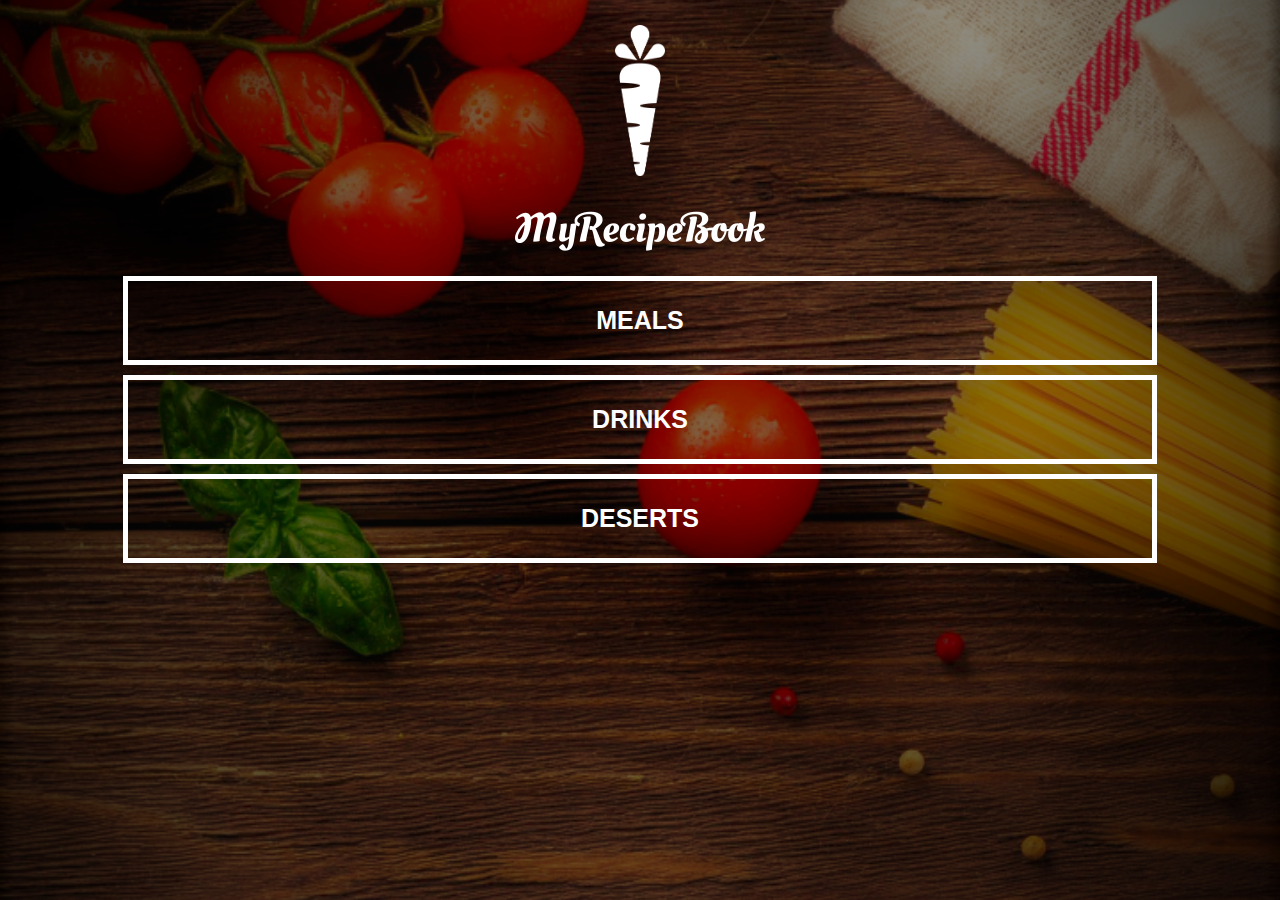
<file: index.html>
<!DOCTYPE html>
<html>
    <head>
        <title>My Recipe Book</title>
        <link rel="stylesheet" href="styles.css">
        <link rel="stylesheet" href="images/fontAwesome/css/all.css">
        <link rel="stylesheet" href="https://cdnjs.cloudflare.com/ajax/libs/font-awesome/6.4.0/css/all.min.css">
    </head>
    <body class="body-home">
        <div id="home">

            <img src="images/logo-img.png" id="home-logo-img">
            <img src="images/logo-text.png" id="home-logo-text">

            <div class="home-menu">

                <a href="meals.html" class="home-menu-item">
                    <p>Meals</p>
                </a>

                <a href="drinks.html" class="home-menu-item">
                    <p>Drinks</p>
                </a>

                <a href="deserts.html" class="home-menu-item">
                    <p>Deserts</p>
                </a>
            </div>
        </div>

    </body>
</html>
</file>
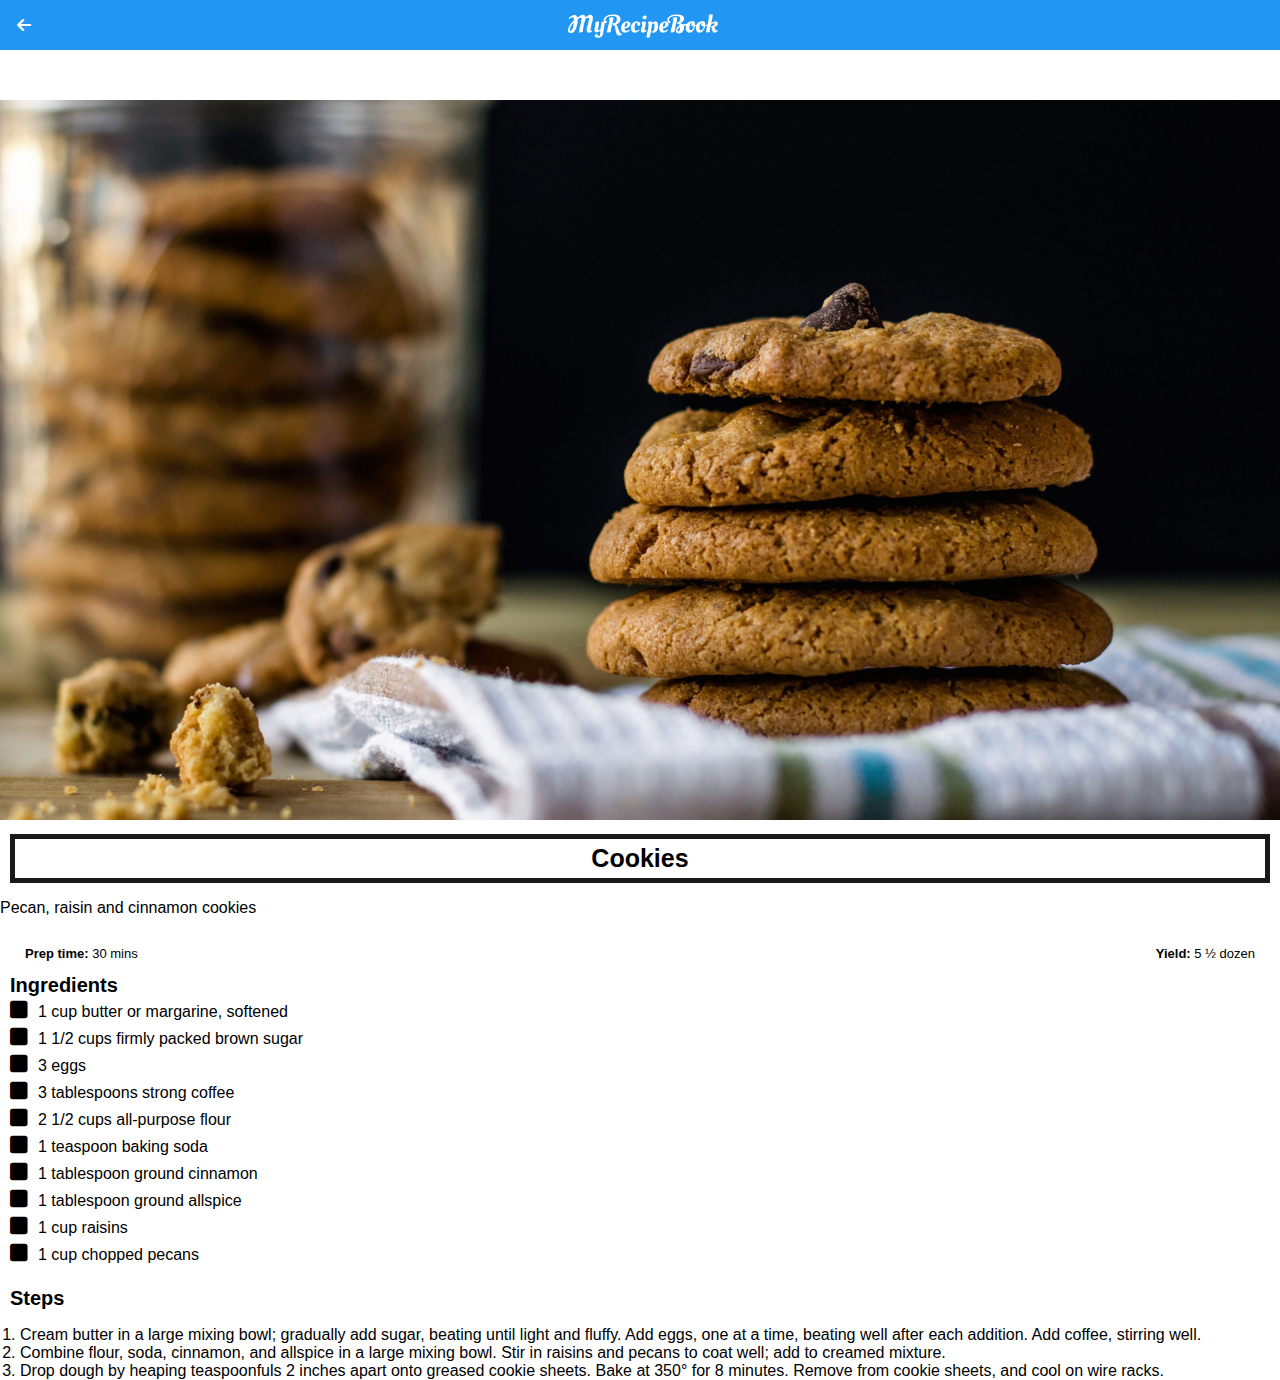
<file: cookies.html>
<!DOCTYPE html>
<html>
    <head>
        <title>My Recipe Book | Meals | Cookies</title>
        <link rel="stylesheet" href="styles.css">
        <link rel="stylesheet" href="https://cdnjs.cloudflare.com/ajax/libs/font-awesome/6.4.0/css/all.min.css">
    </head>
    <body class="body-recipe">

        <div class="header">
            <a href="deserts.html">
                <i class="fas fa-arrow-left"></i>
            </a>
            <img src="images/logo-text.png" alt="Logo">
        </div>

        <div id="recipe">
            <div class="recipe-details">
                <img src="images/cookies.png" alt="Cookies">

                <h1>Cookies</h1>
                <p class="subtitle">Pecan, raisin and cinnamon cookies</p>

                <div class="recipe-details-info">
                    <p><b>Prep time: </b>30 mins</p>
                    <p style="float:right;"><b>Yield: </b>5 &frac12; dozen</p>
                </div>

                <div class="recipe-details-ingredients">
                    <h2>Ingredients</h2>

                    <input id="c-check-01" type="checkbox">
                    <label for="c-check-01">1 cup butter or margarine, softened</label>
                    <br>
                    <input id="c-check-02" type="checkbox">
                    <label for="c-check-02">1 1/2 cups firmly packed brown sugar</label>
                    <br>
                    <input id="c-check-03" type="checkbox">
                    <label for="c-check-03">3 eggs</label>
                    <br>
                    <input id="c-check-04" type="checkbox">
                    <label for="c-check-04">3 tablespoons strong coffee</label>
                    <br>
                    <input id="c-check-05" type="checkbox">
                    <label for="c-check-05">2 1/2 cups all-purpose flour</label>
                    <br>
                    <input id="c-check-06" type="checkbox">
                    <label for="c-check-06">1 teaspoon baking soda</label>
                    <br>
                    <input id="c-check-07" type="checkbox">
                    <label for="c-check-07">1 tablespoon ground cinnamon</label>
                    <br>
                    <input id="c-check-08" type="checkbox">
                    <label for="c-check-08">1 tablespoon ground allspice</label>
                    <br>
                    <input id="c-check-09" type="checkbox">
                    <label for="c-check-09">1 cup raisins</label>
                    <br>
                    <input id="c-check-10" type="checkbox">
                    <label for="c-check-10">1 cup chopped pecans</label>
                </div>

                <div class="recipe-details-steps">
                    <h2>Steps</h2>

                    <ol>
                        <li>Cream butter in a large mixing bowl; gradually add sugar, beating until light and fluffy. Add eggs, one at a time, beating well after each addition. Add coffee, stirring well.</li>
                        <li>Combine flour, soda, cinnamon, and allspice in a large mixing bowl. Stir in raisins and pecans to coat well; add to creamed mixture.</li>
                        <li>Drop dough by heaping teaspoonfuls 2 inches apart onto greased cookie sheets. Bake at 350° for 8 minutes. Remove from cookie sheets, and cool on wire racks.</li>
                    </ol>
                </div>

            </div>

        </div>
    </body>
</html>
</file>
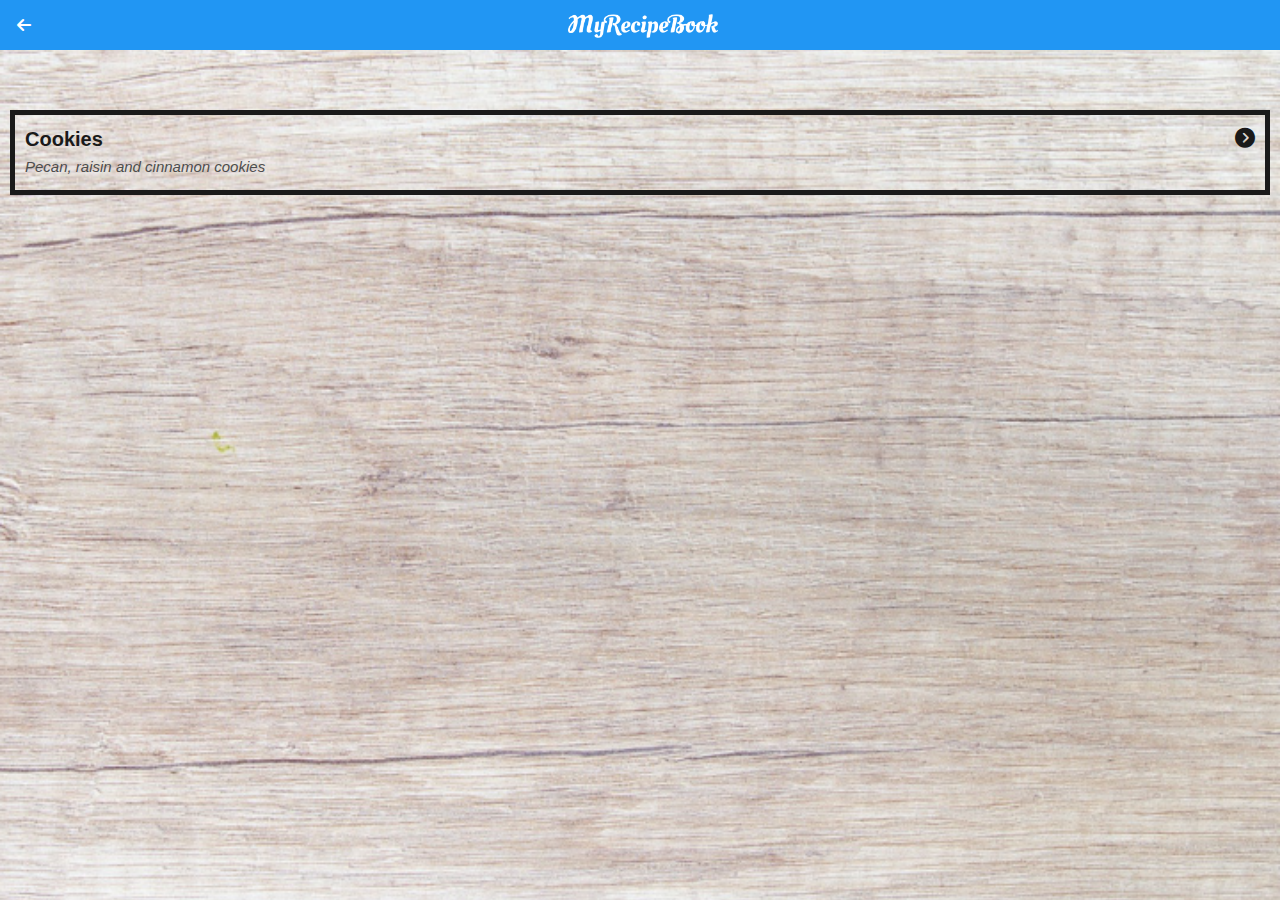
<file: deserts.html>
<!DOCTYPE html>
<html>
    <head>
        <title>My Recipe Book | Deserts</title>
        <link rel="stylesheet" href="styles.css">
        <link rel="stylesheet" href="https://cdnjs.cloudflare.com/ajax/libs/font-awesome/6.4.0/css/all.min.css">
    </head>
    <body class="body-meals">
        <div class="header">
            <a href="index.html">
                <i class="fas fa-arrow-left"></i>
            </a>
            <img src="images/logo-text.png" alt="Logo">
        </div>
        <div id="meals">
            <div class="meals-list">
                <a href="cookies.html">
                    <div class="meals-list-item">
                        <h1>Cookies<i class="fa-solid fa-chevron-circle-right"></i></h1>

                        <p>Pecan, raisin and cinnamon cookies</p>
                    </div>
                </a>
            </div>
    
        </div>
    </body>
</html>
</file>
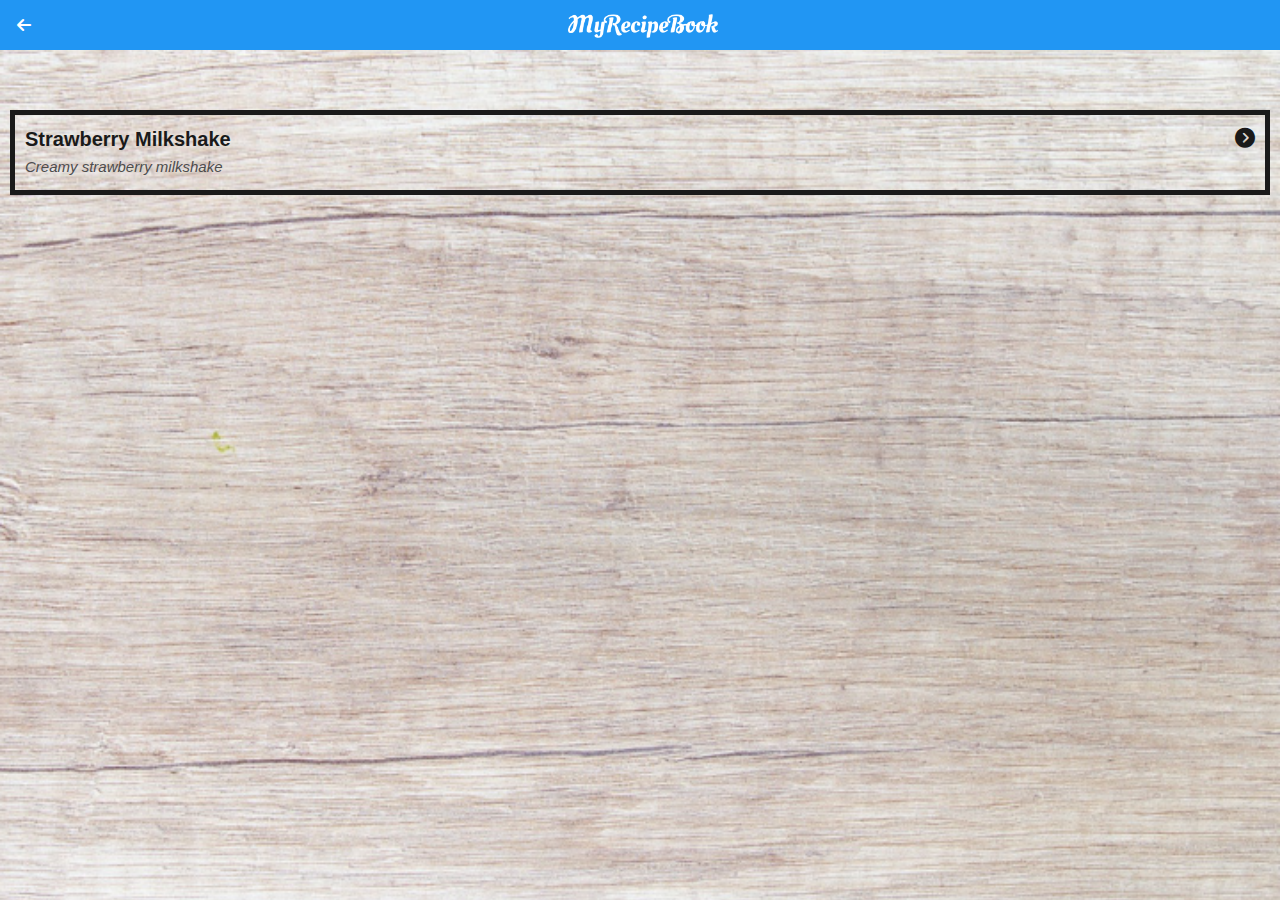
<file: drinks.html>
<!DOCTYPE html>
<html>
    <head>
        <title>My Recipe Book | Drinks</title>
        <link rel="stylesheet" href="styles.css">
        <link rel="stylesheet" href="https://cdnjs.cloudflare.com/ajax/libs/font-awesome/6.4.0/css/all.min.css">
    </head>
    <body class="body-meals">
        <div class="header">
            <a href="index.html">
                <i class="fas fa-arrow-left"></i>
            </a>
            <img src="images/logo-text.png" alt="Logo">
        </div>
        <div id="meals">
            <div class="meals-list">
                <a href="strawberrymilkshake.html">
                    <div class="meals-list-item">
                        <h1>Strawberry Milkshake<i class="fa-solid fa-chevron-circle-right"></i></h1>

                        <p>Creamy strawberry milkshake</p>
                    </div>
                </a>
            </div>
    
        </div>
    </body>
</html>
</file>
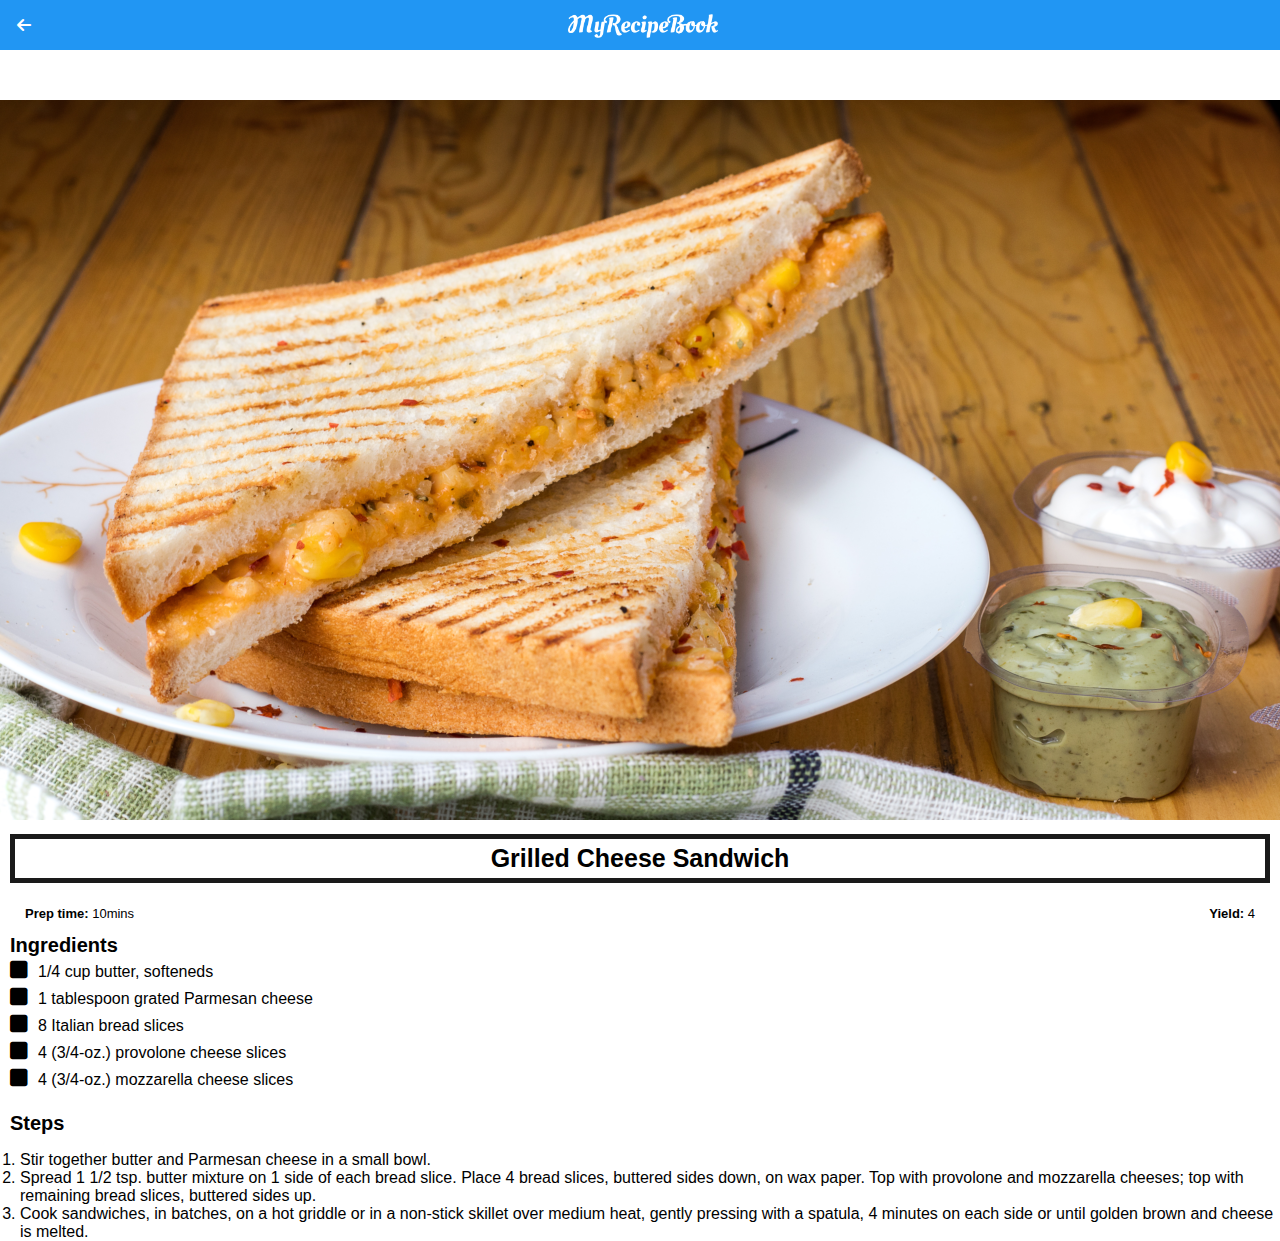
<file: grilledcheese.html>
<!DOCTYPE html>
<html>
    <head>
        <title>My Recipe Book | Meals | Grilled Cheese</title>
        <link rel="stylesheet" href="styles.css">
        <link rel="stylesheet" href="https://cdnjs.cloudflare.com/ajax/libs/font-awesome/6.4.0/css/all.min.css">
    </head>
    <body class="body-recipe">

        <div class="header">
            <a href="meals.html">
                <i class="fas fa-arrow-left"></i>
            </a>
            <img src="images/logo-text.png" alt="Logo">
        </div>

        <div id="recipe">
            <div class="recipe-details">
                <img src="images/grilledCheese.png">

                <h1>Grilled Cheese Sandwich</h1>

                <div class="recipe-details-info">
                    <p><b>Prep time: </b>10mins</p>
                    <p style="float:right;"><b>Yield: </b>4</p>
                </div>

                <div class="recipe-details-ingredients">
                    <h2>Ingredients</h2>

                    <input id="check-01" type="checkbox">
                    <label for="check-01">1/4 cup butter, softeneds</label>
                    <br>
                    <input id="check-02" type="checkbox">
                    <label for="check-02">1 tablespoon grated Parmesan cheese</label>
                    <br>
                    <input id="check-03" type="checkbox">
                    <label for="check-03">8 Italian bread slices</label>
                    <br>
                    <input id="check-04" type="checkbox">
                    <label for="check-04">4 (3/4-oz.) provolone cheese slices</label>
                    <br>
                    <input id="check-05" type="checkbox">
                    <label for="check-05">4 (3/4-oz.) mozzarella cheese slices</label>
                </div>

                <div class="recipe-details-steps">
                    <h2>Steps</h2>

                    <ol>
                        <li>Stir together butter and Parmesan cheese in a small bowl.</li>
                        <li>Spread 1 1/2 tsp. butter mixture on 1 side of each bread slice. Place 4 bread slices, buttered sides down, on wax paper. Top with provolone and mozzarella cheeses; top with remaining bread slices, buttered sides up.</li>
                        <li>Cook sandwiches, in batches, on a hot griddle or in a non-stick skillet over medium heat, gently pressing with a spatula, 4 minutes on each side or until golden brown and cheese is melted.</li>
                    </ol>

            </div>

        </div>
    </body>
</html>
</file>
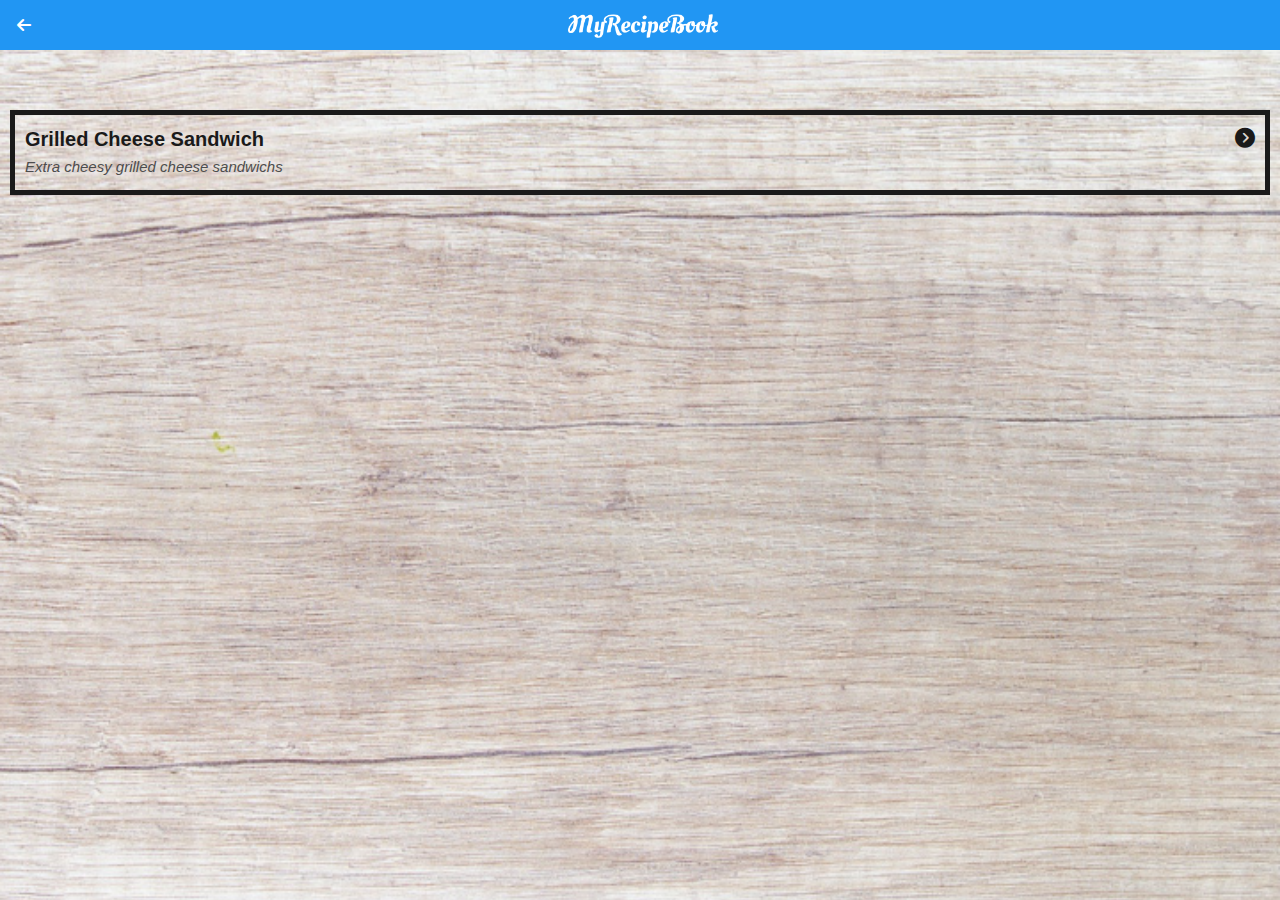
<file: meals.html>
<!DOCTYPE html>
<html>
    <head>
        <title>My Recipe Book | Meals</title>
        <link rel="stylesheet" href="styles.css">
        <link rel="stylesheet" href="https://cdnjs.cloudflare.com/ajax/libs/font-awesome/6.4.0/css/all.min.css">
    </head>
    <body class="body-meals">
        <div class="header">
            <a href="index.html">
                <i class="fas fa-arrow-left"></i>
            </a>
            <img src="images/logo-text.png" alt="Logo">
        </div>
        <div id="meals">
            <div class="meals-list">
                <a href="grilledcheese.html">
                    <div class="meals-list-item">
                        <h1>Grilled Cheese Sandwich<i class="fa-solid fa-chevron-circle-right"></i></h1>

                        <p>Extra cheesy grilled cheese sandwichs</p>
                    </div>
                </a>

            </div>
    
        </div>
    </body>
</html>
</file>
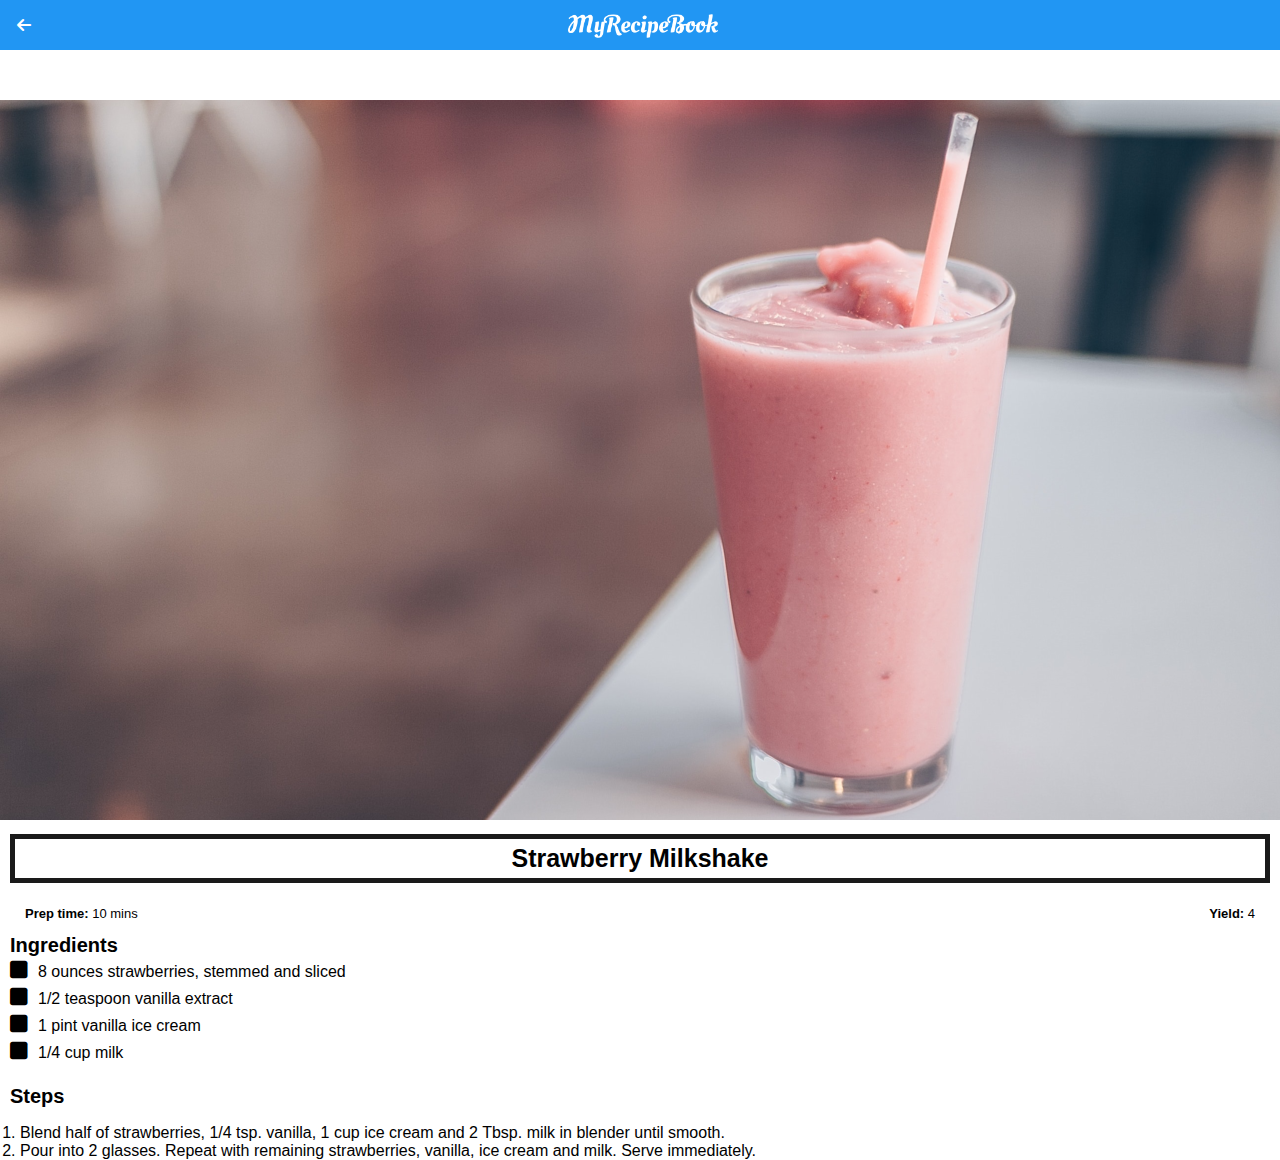
<file: strawberrymilkshake.html>
<!DOCTYPE html>
<html>
    <head>
        <title>My Recipe Book | Meals | Strawberry Milkshake</title>
        <link rel="stylesheet" href="styles.css">
        <link rel="stylesheet" href="https://cdnjs.cloudflare.com/ajax/libs/font-awesome/6.4.0/css/all.min.css">
    </head>
    <body class="body-recipe">

        <div class="header">
            <a href="drinks.html">
                <i class="fas fa-arrow-left"></i>
            </a>
            <img src="images/logo-text.png" alt="Logo">
        </div>

        <div id="recipe">
            <div class="recipe-details">
                <img src="images/strawberryMilkshake.png" alt="Strawberry Milkshake">

                <h1>Strawberry Milkshake</h1>
                

                <div class="recipe-details-info">
                    <p><b>Prep time: </b>10 mins</p>
                    <p style="float:right;"><b>Yield: </b>4</p>
                </div>

                <div class="recipe-details-ingredients">
                    <h2>Ingredients</h2>

                    <input id="s-check-01" type="checkbox">
                    <label for="s-check-01">8 ounces strawberries, stemmed and sliced</label>
                    <br>
                    <input id="s-check-02" type="checkbox">
                    <label for="s-check-02">1/2 teaspoon vanilla extract</label>
                    <br>
                    <input id="s-check-03" type="checkbox">
                    <label for="s-check-03">1 pint vanilla ice cream</label>
                    <br>
                    <input id="s-check-04" type="checkbox">
                    <label for="s-check-04">1/4 cup milk</label>
                </div>

                <div class="recipe-details-steps">
                    <h2>Steps</h2>

                    <ol>
                        <li>Blend half of strawberries, 1/4 tsp. vanilla, 1 cup ice cream and 2 Tbsp. milk in blender until smooth.</li>
                        <li>Pour into 2 glasses. Repeat with remaining strawberries, vanilla, ice cream and milk. Serve immediately.</li>
                    </ol>
                </div>

            </div>

        </div>
    </body>
</html>
</file>
<file: styles.css>
html{
    height:100%;

}


body{
    font-family: sans-serif;
    margin:0;
    padding:0;
    height:100%;
}

.body-home{
    background-image: url('images/background-01-port.png');
    background-position:center;
    background-attachment: fixed;
    background-repeat:no-repeat;
    background-size:cover;
}

.body-meals{
    background-image: url('images/background-02-port.png');
    background-position:center;
    background-attachment: fixed;
    background-repeat:no-repeat;
    background-size:cover;
}

/*=============== CUSTOM CHECKBOXES ===============*/
input[type="checkbox"]{
    display:none;
}

input[type=checkbox] + label:before{
    font-family: FontAwesome;
    display:inline-block;
    content:"\f0c8";
    letter-spacing:10px;
    font-size:20px;
}

input[type=checkbox]:checked + label:before{
    content: "\f14a";

}


/*=============== HEADER ===============*/

.header{
    background-color:#2196f3;
    width:100%;
    height:50px;
    top:0;
    overflow:hidden;
    text-align:center;

}

.header i{
    float:left;
    padding:17px 0px 0px 17px;
    color:#ffffff;
}

.header img{
    width:150px;
    padding-top:14px;
    padding-right:25px;

}

/*=============== HOME PAGE ===============*/

#home-logo-img{
    width:50px;
    display:block;
    margin:auto;
    padding:25px 10px 10px 10px ;
}

#home-logo-text{
    width:auto;
    display:block;
    margin:auto;
    padding:25px;
}

/*===== hOME PAGE MENU =====*/

.home-menu-item{
    text-decoration: none;
    text-transform: uppercase;

    color:white;
    font-size:25px;
    font-weight:bold;
    text-align:center;
    border:5px solid white;

    display: block;
    margin:auto;
    margin-bottom:10px;
    width:80%;
}

/*=============== MEALS PAGE ===============*/

#meals{
    padding-top:50px;
}

/*===== MEALS PAGE MENU =====*/

.meals-list a { 
    text-decoration: none;
    color:black;

}

.meals-list-item{
    border:5px solid #1a1a1a;
    margin:10px;
}

.meals-list-item h1{
    font-weight: bold;
    font-size:20px;
    color:#1a1a1a;
    padding-left:10px;
}

.meals-list-item i{
    float:right;
    color:#1a1a1a;
    padding-right:10px;
}

.meals-list-item p{
    font-size: 15px;
    font-style: italic;
    color:#4d4d4d;
    margin-top:-7px;
    padding-left:10px;
} 

/*=============== RECIPES PAGE ===============*/
#recipe{
    padding-top:50px;
}

/*===== RECIPE DETAILS =====*/

.recipe-details img{
    width:100%;
}

.recipe-details h1{
    font-size:25px;
    text-align:center;
    border:5px solid #1a1a1a;
    margin:10px;
    padding:5px;
}

.recipe-details h2{
    font-size:20px;
    text-align:left;
    margin:0;
    margin-left:10px;
}

.recipe-details-info{
    margin-left:25px;
    margin-right:25px;

}

.recipe-details-info p{
    font-size: 13px;
    display: inline-block;

}

.recipe-details-ingredients label{
    line-height: 25px;
    margin-left:10px;
}

.recipe-details-steps{
    padding-top:20px;

}

.recipe-details-steps ol{
    padding-left:20px;

}

@media only screen and (min-width: 1000px) {

}
</file>
